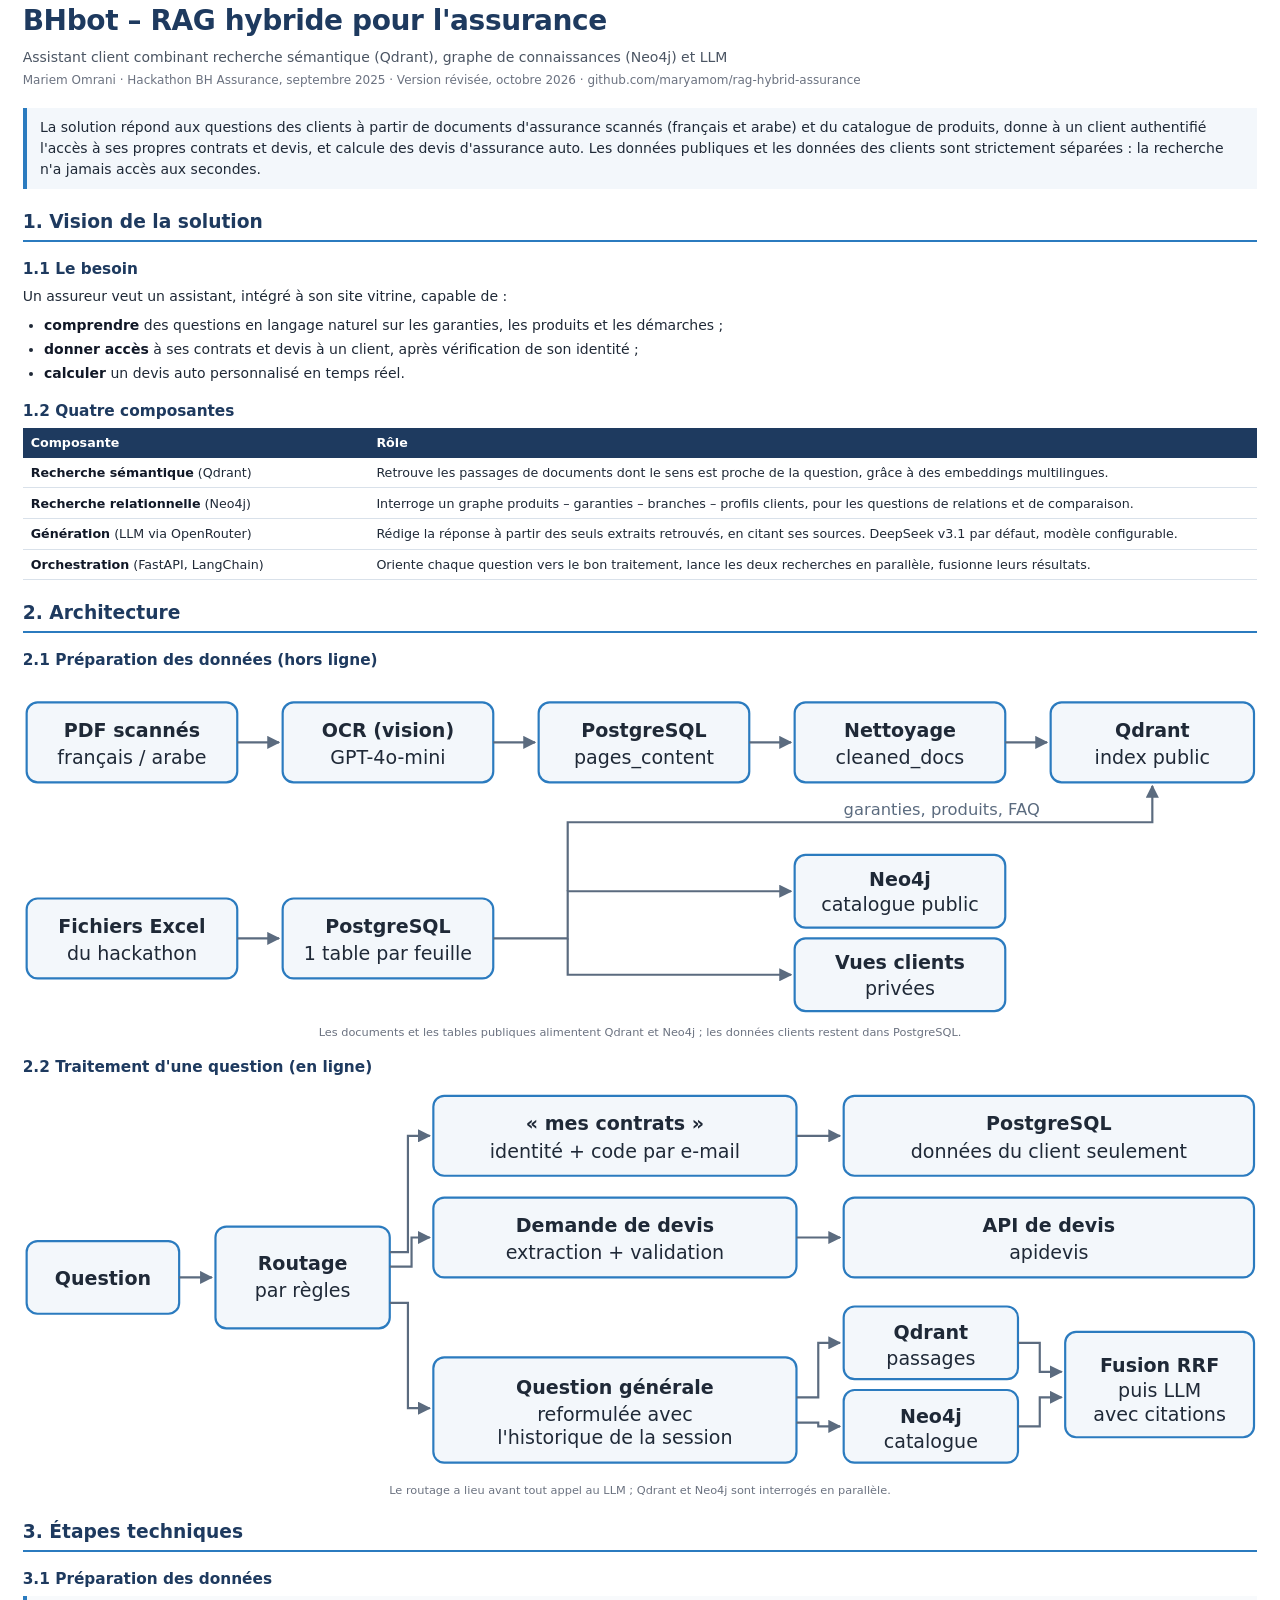
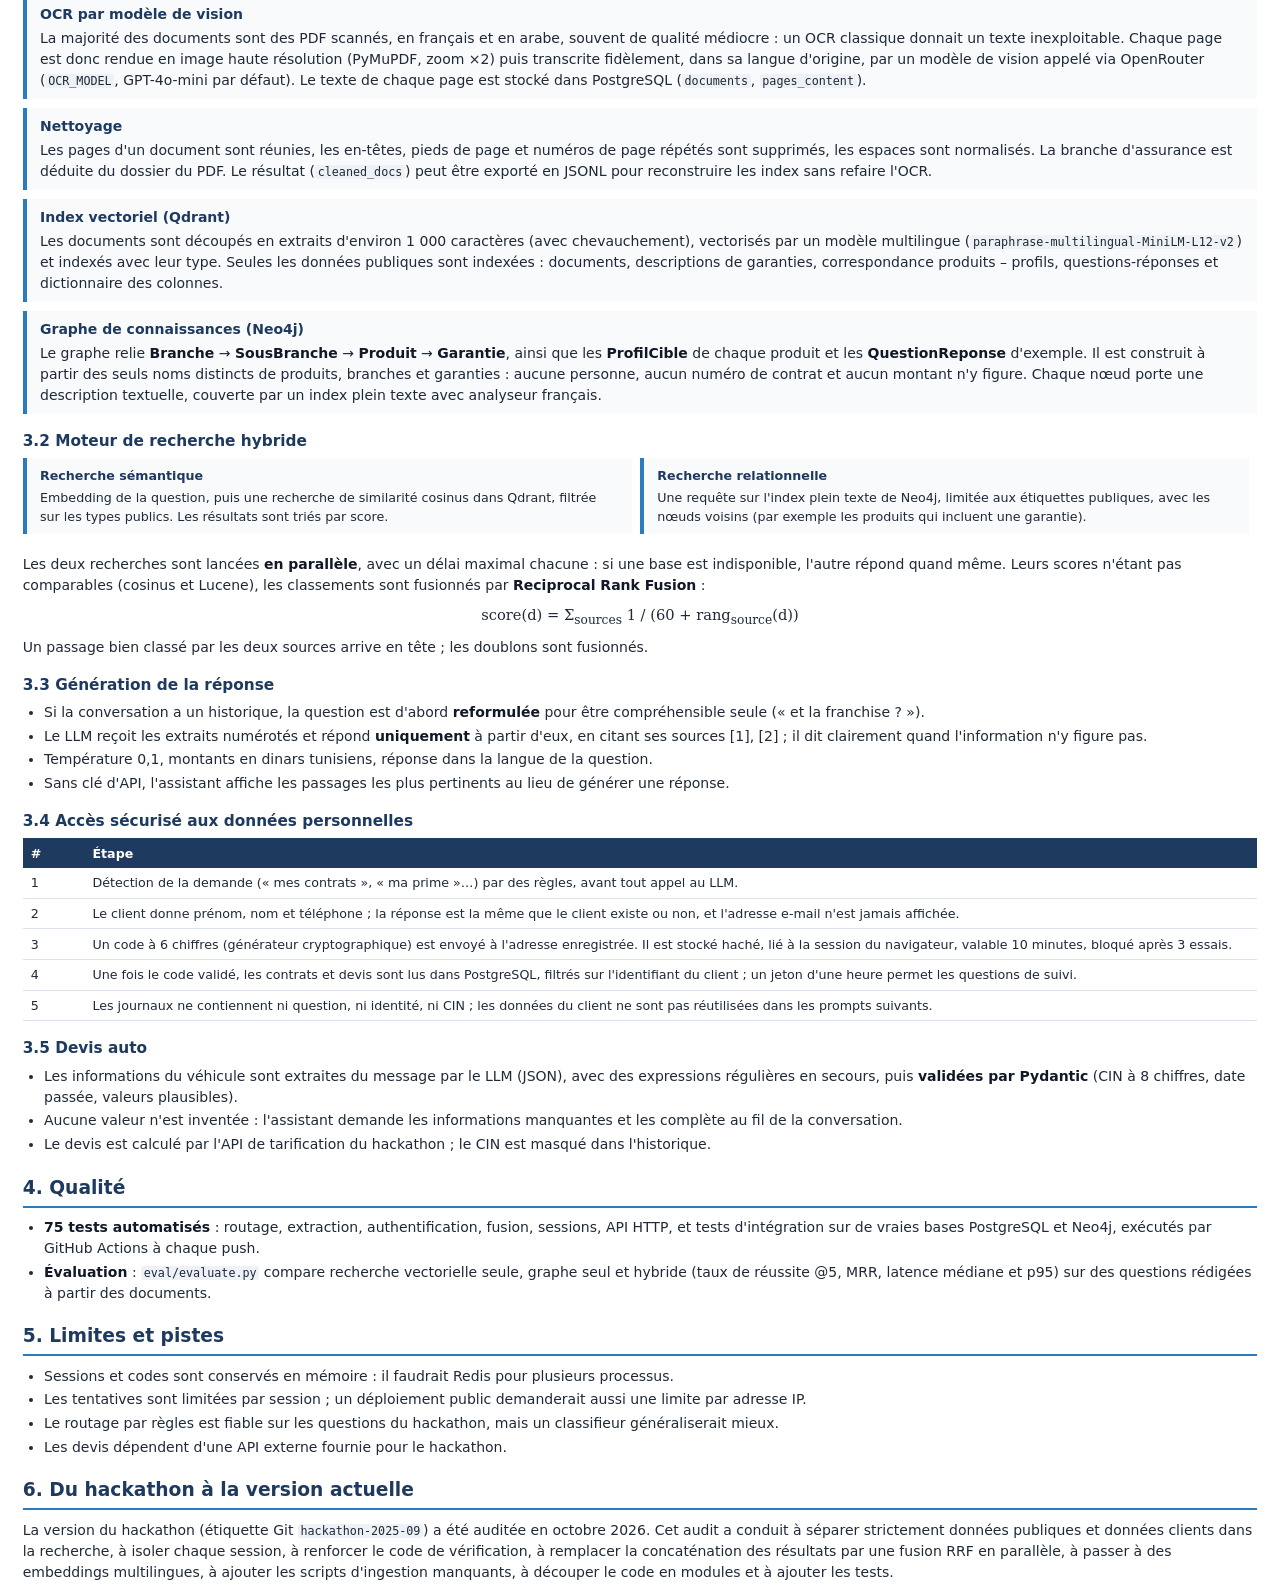
<file: docs/explication.html>
<!DOCTYPE html>
<html lang="fr">
<head>
<meta charset="UTF-8">
<title>BHbot – RAG hybride pour l'assurance</title>
<style>
  @page { size: A4; margin: 0; }
  body { font-family: "Inter", "DejaVu Sans", sans-serif; color: #1f2937; font-size: 10.5pt; line-height: 1.5; margin: 0; }
  .page { padding: 0 6mm; }
  h1 { font-size: 21pt; margin: 0 0 4pt 0; color: #1e3a5f; letter-spacing: -0.3pt; }
  .subtitle { color: #4b5563; font-size: 10.5pt; margin-bottom: 2pt; }
  .meta { color: #6b7280; font-size: 9pt; margin-bottom: 14pt; }
  h2 { font-size: 14pt; color: #1e3a5f; border-bottom: 2px solid #2b7bbf; padding-bottom: 3pt; margin: 14pt 0 7pt 0; page-break-after: avoid; }
  h3 { font-size: 11.5pt; color: #1e3a5f; margin: 12pt 0 4pt 0; page-break-after: avoid; }
  p { margin: 0 0 6pt 0; }
  ul { margin: 0 0 6pt 0; padding-left: 16pt; }
  li { margin-bottom: 2pt; }
  strong { color: #111827; }
  code { font-family: "DejaVu Sans Mono", monospace; font-size: 8.8pt; background: #eef2f7; padding: 0 2pt; border-radius: 2pt; }
  .lead { background: #f3f7fb; border-left: 4px solid #2b7bbf; padding: 7pt 10pt; margin: 0 0 10pt 0; }
  .card { background: #f8fafc; border-left: 4px solid #2b7bbf; padding: 6pt 10pt; margin: 0 0 7pt 0; page-break-inside: avoid; }
  .card .title { font-weight: 600; color: #1e3a5f; margin-bottom: 2pt; }
  .warn { border-left-color: #c0392b; }
  table { border-collapse: collapse; width: 100%; margin: 4pt 0 8pt 0; font-size: 9.5pt; page-break-inside: avoid; }
  th { background: #1e3a5f; color: #fff; text-align: left; padding: 4pt 6pt; font-weight: 600; }
  td { border-bottom: 1px solid #d9e1ea; padding: 4pt 6pt; vertical-align: top; }
  .figure { margin: 4pt 0 10pt 0; page-break-inside: avoid; text-align: center; }
  .caption { color: #6b7280; font-size: 8.5pt; text-align: center; margin-top: 2pt; }
  .formula { text-align: center; font-family: "DejaVu Serif", serif; font-size: 11pt; margin: 4pt 0 6pt 0; }
  .two { width: 100%; }
  .two td { border: none; padding: 0 6pt 0 0; width: 50%; }
  .break { page-break-before: always; }
</style>
</head>
<body>
<div class="page">

<h1>BHbot – RAG hybride pour l'assurance</h1>
<div class="subtitle">Assistant client combinant recherche sémantique (Qdrant), graphe de connaissances (Neo4j) et LLM</div>
<div class="meta">Mariem Omrani · Hackathon BH Assurance, septembre 2025 · Version révisée, octobre 2026 · github.com/maryamom/rag-hybrid-assurance</div>

<div class="lead">
La solution répond aux questions des clients à partir de documents d'assurance scannés (français et arabe) et du catalogue de produits,
donne à un client authentifié l'accès à ses propres contrats et devis, et calcule des devis d'assurance auto.
Les données publiques et les données des clients sont strictement séparées : la recherche n'a jamais accès aux secondes.
</div>

<h2>1. Vision de la solution</h2>
<h3>1.1 Le besoin</h3>
<p>Un assureur veut un assistant, intégré à son site vitrine, capable de :</p>
<ul>
  <li><strong>comprendre</strong> des questions en langage naturel sur les garanties, les produits et les démarches ;</li>
  <li><strong>donner accès</strong> à ses contrats et devis à un client, après vérification de son identité ;</li>
  <li><strong>calculer</strong> un devis auto personnalisé en temps réel.</li>
</ul>

<h3>1.2 Quatre composantes</h3>
<table>
  <tr><th style="width:28%">Composante</th><th>Rôle</th></tr>
  <tr><td><strong>Recherche sémantique</strong> (Qdrant)</td><td>Retrouve les passages de documents dont le sens est proche de la question, grâce à des embeddings multilingues.</td></tr>
  <tr><td><strong>Recherche relationnelle</strong> (Neo4j)</td><td>Interroge un graphe produits – garanties – branches – profils clients, pour les questions de relations et de comparaison.</td></tr>
  <tr><td><strong>Génération</strong> (LLM via OpenRouter)</td><td>Rédige la réponse à partir des seuls extraits retrouvés, en citant ses sources. DeepSeek v3.1 par défaut, modèle configurable.</td></tr>
  <tr><td><strong>Orchestration</strong> (FastAPI, LangChain)</td><td>Oriente chaque question vers le bon traitement, lance les deux recherches en parallèle, fusionne leurs résultats.</td></tr>
</table>

<h2>2. Architecture</h2>
<h3>2.1 Préparation des données (hors ligne)</h3>
<div class="figure">
<svg width="100%" viewBox="0 0 680 186" xmlns="http://www.w3.org/2000/svg" font-family="Inter, DejaVu Sans, sans-serif" font-size="10.5">
  <defs><marker id="a" viewBox="0 0 10 10" refX="9" refY="5" markerWidth="6" markerHeight="6" orient="auto"><path d="M0 0L10 5L0 10z" fill="#5b6b7f"/></marker></defs>
  <g fill="#f3f7fb" stroke="#2b7bbf" stroke-width="1.2">
    <rect x="2" y="14" width="116" height="44" rx="6"/><rect x="143" y="14" width="116" height="44" rx="6"/>
    <rect x="284" y="14" width="116" height="44" rx="6"/><rect x="425" y="14" width="116" height="44" rx="6"/>
    <rect x="566" y="14" width="112" height="44" rx="6"/>
    <rect x="2" y="122" width="116" height="44" rx="6"/><rect x="143" y="122" width="116" height="44" rx="6"/>
    <rect x="425" y="98" width="116" height="40" rx="6"/><rect x="425" y="144" width="116" height="40" rx="6"/>
  </g>
  <g fill="#1f2937" text-anchor="middle">
    <text x="60" y="33" font-weight="600">PDF scannés</text><text x="60" y="48">français / arabe</text>
    <text x="201" y="33" font-weight="600">OCR (vision)</text><text x="201" y="48">GPT-4o-mini</text>
    <text x="342" y="33" font-weight="600">PostgreSQL</text><text x="342" y="48">pages_content</text>
    <text x="483" y="33" font-weight="600">Nettoyage</text><text x="483" y="48">cleaned_docs</text>
    <text x="622" y="33" font-weight="600">Qdrant</text><text x="622" y="48">index public</text>
    <text x="60" y="141" font-weight="600">Fichiers Excel</text><text x="60" y="156">du hackathon</text>
    <text x="201" y="141" font-weight="600">PostgreSQL</text><text x="201" y="156">1 table par feuille</text>
    <text x="483" y="115" font-weight="600">Neo4j</text><text x="483" y="129">catalogue public</text>
    <text x="483" y="161" font-weight="600">Vues clients</text><text x="483" y="175">privées</text>
  </g>
  <g stroke="#5b6b7f" stroke-width="1.2" fill="none">
    <path d="M118 36H141" marker-end="url(#a)"/><path d="M259 36H282" marker-end="url(#a)"/>
    <path d="M400 36H423" marker-end="url(#a)"/><path d="M541 36H564" marker-end="url(#a)"/>
    <path d="M118 144H141" marker-end="url(#a)"/>
    <path d="M259 144H300V118H423" marker-end="url(#a)"/><path d="M300 144V164H423" marker-end="url(#a)"/>
    <path d="M300 118V80H622V60" marker-end="url(#a)"/>
  </g>
  <text x="560" y="76" fill="#5b6b7f" font-size="9" text-anchor="end">garanties, produits, FAQ</text>
</svg>
<div class="caption">Les documents et les tables publiques alimentent Qdrant et Neo4j ; les données clients restent dans PostgreSQL.</div>
</div>

<div style="page-break-inside: avoid"><h3>2.2 Traitement d'une question (en ligne)</h3>
<div class="figure">
<svg width="100%" viewBox="0 0 680 214" xmlns="http://www.w3.org/2000/svg" font-family="Inter, DejaVu Sans, sans-serif" font-size="10.5">
  <defs><marker id="b" viewBox="0 0 10 10" refX="9" refY="5" markerWidth="6" markerHeight="6" orient="auto"><path d="M0 0L10 5L0 10z" fill="#5b6b7f"/></marker></defs>
  <g fill="#f3f7fb" stroke="#2b7bbf" stroke-width="1.2">
    <rect x="2" y="86" width="84" height="40" rx="6"/>
    <rect x="106" y="78" width="96" height="56" rx="6"/>
    <rect x="226" y="6" width="200" height="44" rx="6"/><rect x="226" y="62" width="200" height="44" rx="6"/>
    <rect x="226" y="150" width="200" height="58" rx="6"/>
    <rect x="452" y="6" width="226" height="44" rx="6"/><rect x="452" y="62" width="226" height="44" rx="6"/>
    <rect x="452" y="122" width="96" height="40" rx="6"/><rect x="452" y="168" width="96" height="40" rx="6"/>
    <rect x="574" y="136" width="104" height="58" rx="6"/>
  </g>
  <g fill="#1f2937" text-anchor="middle">
    <text x="44" y="110" font-weight="600">Question</text>
    <text x="154" y="102" font-weight="600">Routage</text><text x="154" y="117">par règles</text>
    <text x="326" y="25" font-weight="600">« mes contrats »</text><text x="326" y="40">identité + code par e-mail</text>
    <text x="326" y="81" font-weight="600">Demande de devis</text><text x="326" y="96">extraction + validation</text>
    <text x="326" y="170" font-weight="600">Question générale</text><text x="326" y="185">reformulée avec</text><text x="326" y="198">l'historique de la session</text>
    <text x="565" y="25" font-weight="600">PostgreSQL</text><text x="565" y="40">données du client seulement</text>
    <text x="565" y="81" font-weight="600">API de devis</text><text x="565" y="96">apidevis</text>
    <text x="500" y="140" font-weight="600">Qdrant</text><text x="500" y="154">passages</text>
    <text x="500" y="186" font-weight="600">Neo4j</text><text x="500" y="200">catalogue</text>
    <text x="626" y="158" font-weight="600">Fusion RRF</text><text x="626" y="172">puis LLM</text><text x="626" y="185">avec citations</text>
  </g>
  <g stroke="#5b6b7f" stroke-width="1.2" fill="none">
    <path d="M86 106H104" marker-end="url(#b)"/>
    <path d="M202 92H212V28H224" marker-end="url(#b)"/><path d="M202 100H214V84H224" marker-end="url(#b)"/>
    <path d="M202 120H212V178H224" marker-end="url(#b)"/>
    <path d="M426 28H450" marker-end="url(#b)"/><path d="M426 84H450" marker-end="url(#b)"/>
    <path d="M426 172H438V142H450" marker-end="url(#b)"/><path d="M426 186H438V188H450" marker-end="url(#b)"/>
    <path d="M548 142H560V158H572" marker-end="url(#b)"/><path d="M548 188H560V172H572" marker-end="url(#b)"/>
  </g>
</svg>
<div class="caption">Le routage a lieu avant tout appel au LLM ; Qdrant et Neo4j sont interrogés en parallèle.</div>
</div></div>

<h2>3. Étapes techniques</h2>
<h3>3.1 Préparation des données</h3>

<div class="card"><div class="title">OCR par modèle de vision</div>
La majorité des documents sont des PDF scannés, en français et en arabe, souvent de qualité médiocre : un OCR classique donnait un texte inexploitable.
Chaque page est donc rendue en image haute résolution (PyMuPDF, zoom ×2) puis transcrite fidèlement, dans sa langue d'origine, par un modèle de vision appelé via OpenRouter
(<code>OCR_MODEL</code>, GPT-4o-mini par défaut). Le texte de chaque page est stocké dans PostgreSQL (<code>documents</code>, <code>pages_content</code>).</div>

<div class="card"><div class="title">Nettoyage</div>
Les pages d'un document sont réunies, les en-têtes, pieds de page et numéros de page répétés sont supprimés, les espaces sont normalisés.
La branche d'assurance est déduite du dossier du PDF. Le résultat (<code>cleaned_docs</code>) peut être exporté en JSONL pour reconstruire les index sans refaire l'OCR.</div>

<div class="card"><div class="title">Index vectoriel (Qdrant)</div>
Les documents sont découpés en extraits d'environ 1 000 caractères (avec chevauchement), vectorisés par un modèle multilingue
(<code>paraphrase-multilingual-MiniLM-L12-v2</code>) et indexés avec leur type. Seules les données publiques sont indexées : documents,
descriptions de garanties, correspondance produits – profils, questions-réponses et dictionnaire des colonnes.</div>

<div class="card"><div class="title">Graphe de connaissances (Neo4j)</div>
Le graphe relie <strong>Branche</strong> → <strong>SousBranche</strong> → <strong>Produit</strong> → <strong>Garantie</strong>, ainsi que les
<strong>ProfilCible</strong> de chaque produit et les <strong>QuestionReponse</strong> d'exemple. Il est construit à partir des seuls noms distincts de produits,
branches et garanties : aucune personne, aucun numéro de contrat et aucun montant n'y figure. Chaque nœud porte une description
textuelle, couverte par un index plein texte avec analyseur français.</div>

<div style="page-break-inside: avoid"><h3>3.2 Moteur de recherche hybride</h3>
<table class="two"><tr>
<td><div class="card"><div class="title">Recherche sémantique</div>
Embedding de la question, puis une recherche de similarité cosinus dans Qdrant, filtrée sur les types publics. Les résultats sont triés par score.</div></td>
<td><div class="card"><div class="title">Recherche relationnelle</div>
Une requête sur l'index plein texte de Neo4j, limitée aux étiquettes publiques, avec les nœuds voisins (par exemple les produits qui incluent une garantie).</div></td>
</tr></table></div>
<p>Les deux recherches sont lancées <strong>en parallèle</strong>, avec un délai maximal chacune : si une base est indisponible, l'autre répond quand même.
Leurs scores n'étant pas comparables (cosinus et Lucene), les classements sont fusionnés par <strong>Reciprocal Rank Fusion</strong> :</p>
<div class="formula">score(d) = Σ<sub>sources</sub> 1 / (60 + rang<sub>source</sub>(d))</div>
<p>Un passage bien classé par les deux sources arrive en tête ; les doublons sont fusionnés.</p>

<h3>3.3 Génération de la réponse</h3>
<ul>
  <li>Si la conversation a un historique, la question est d'abord <strong>reformulée</strong> pour être compréhensible seule (« et la franchise ? »).</li>
  <li>Le LLM reçoit les extraits numérotés et répond <strong>uniquement</strong> à partir d'eux, en citant ses sources [1], [2] ; il dit clairement quand l'information n'y figure pas.</li>
  <li>Température 0,1, montants en dinars tunisiens, réponse dans la langue de la question.</li>
  <li>Sans clé d'API, l'assistant affiche les passages les plus pertinents au lieu de générer une réponse.</li>
</ul>

<h3>3.4 Accès sécurisé aux données personnelles</h3>
<table>
  <tr><th style="width:5%">#</th><th>Étape</th></tr>
  <tr><td>1</td><td>Détection de la demande (« mes contrats », « ma prime »…) par des règles, avant tout appel au LLM.</td></tr>
  <tr><td>2</td><td>Le client donne prénom, nom et téléphone ; la réponse est la même que le client existe ou non, et l'adresse e-mail n'est jamais affichée.</td></tr>
  <tr><td>3</td><td>Un code à 6 chiffres (générateur cryptographique) est envoyé à l'adresse enregistrée. Il est stocké haché, lié à la session du navigateur, valable 10 minutes, bloqué après 3 essais.</td></tr>
  <tr><td>4</td><td>Une fois le code validé, les contrats et devis sont lus dans PostgreSQL, filtrés sur l'identifiant du client ; un jeton d'une heure permet les questions de suivi.</td></tr>
  <tr><td>5</td><td>Les journaux ne contiennent ni question, ni identité, ni CIN ; les données du client ne sont pas réutilisées dans les prompts suivants.</td></tr>
</table>

<h3>3.5 Devis auto</h3>
<ul>
  <li>Les informations du véhicule sont extraites du message par le LLM (JSON), avec des expressions régulières en secours, puis <strong>validées par Pydantic</strong> (CIN à 8 chiffres, date passée, valeurs plausibles).</li>
  <li>Aucune valeur n'est inventée : l'assistant demande les informations manquantes et les complète au fil de la conversation.</li>
  <li>Le devis est calculé par l'API de tarification du hackathon ; le CIN est masqué dans l'historique.</li>
</ul>

<h2>4. Qualité</h2>
<ul>
  <li><strong>75 tests automatisés</strong> : routage, extraction, authentification, fusion, sessions, API HTTP, et tests d'intégration sur de vraies bases PostgreSQL et Neo4j, exécutés par GitHub Actions à chaque push.</li>
  <li><strong>Évaluation</strong> : <code>eval/evaluate.py</code> compare recherche vectorielle seule, graphe seul et hybride (taux de réussite @5, MRR, latence médiane et p95) sur des questions rédigées à partir des documents.</li>
</ul>

<h2>5. Limites et pistes</h2>
<ul>
  <li>Sessions et codes sont conservés en mémoire : il faudrait Redis pour plusieurs processus.</li>
  <li>Les tentatives sont limitées par session ; un déploiement public demanderait aussi une limite par adresse IP.</li>
  <li>Le routage par règles est fiable sur les questions du hackathon, mais un classifieur généraliserait mieux.</li>
  <li>Les devis dépendent d'une API externe fournie pour le hackathon.</li>
</ul>

<h2>6. Du hackathon à la version actuelle</h2>
<p>La version du hackathon (étiquette Git <code>hackathon-2025-09</code>) a été auditée en octobre 2026. Cet audit a conduit à séparer strictement données publiques et données clients dans la recherche, à isoler chaque session, à renforcer le code de vérification, à remplacer la concaténation des résultats par une fusion RRF en parallèle, à passer à des embeddings multilingues, à ajouter les scripts d'ingestion manquants, à découper le code en modules et à ajouter les tests.</p>

</div>
</body>
</html>
</file>
